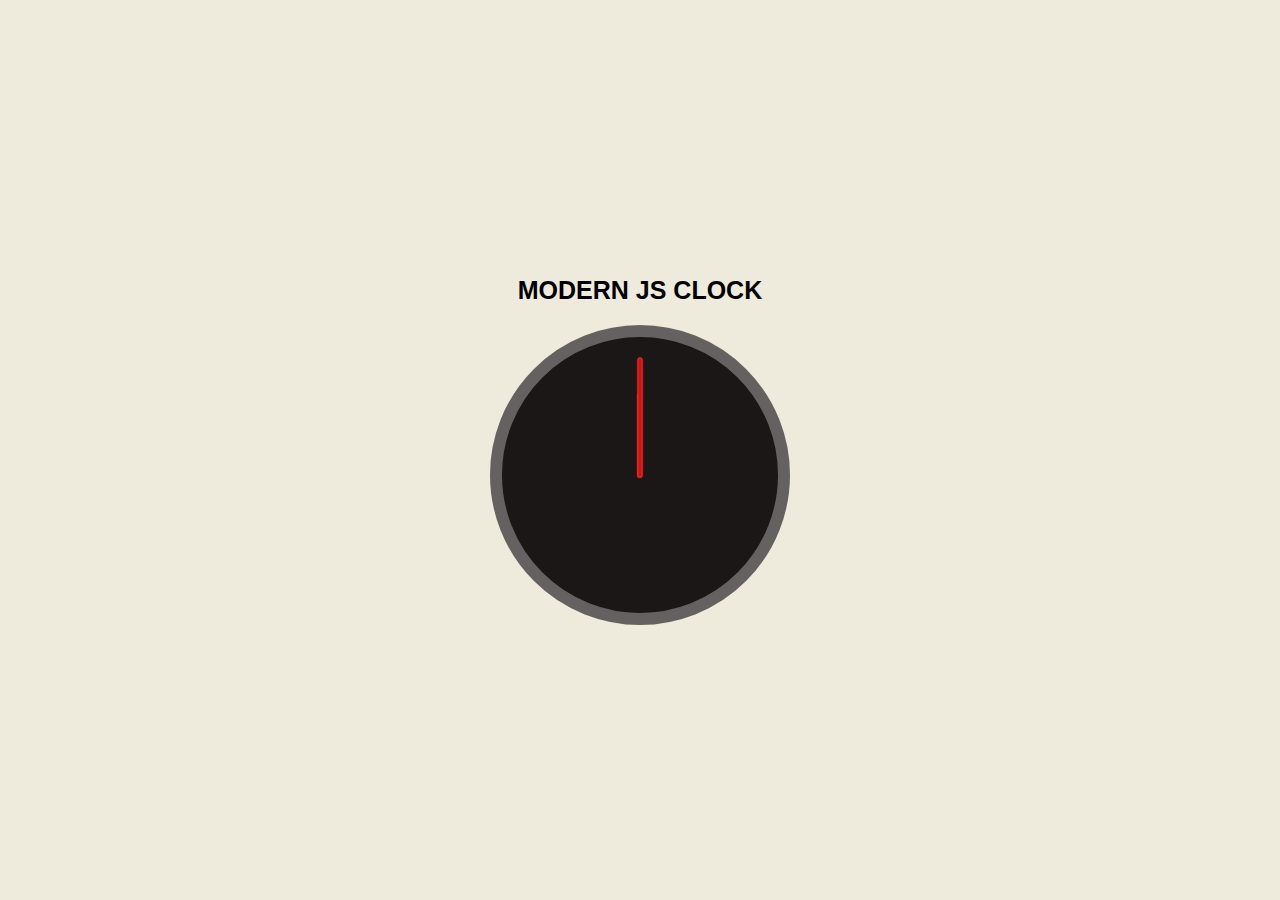
<file: clock-js/index.html>
<!DOCTYPE html>
<html lang="en">
<head>
    <meta charset="UTF-8">
    <meta http-equiv="X-UA-Compatible" content="IE=edge">
    <meta name="viewport" content="width=device-width, initial-scale=1.0">
    <link rel="stylesheet" href="./styles/style.css">
    <title>Relógio JS</title>
</head>
<body>
    <h1>Modern JS Clock</h1>
    <div class="clock">
        <div class="clock__front">
            <div class="ponteiro ponteiro__hora"></div>
            <div class="ponteiro ponteiro__min"></div>
            <div class="ponteiro ponteiro__sec"></div>
        </div>
    </div>
    <script src="./app.js"></script>
</body>
</html>
</file>
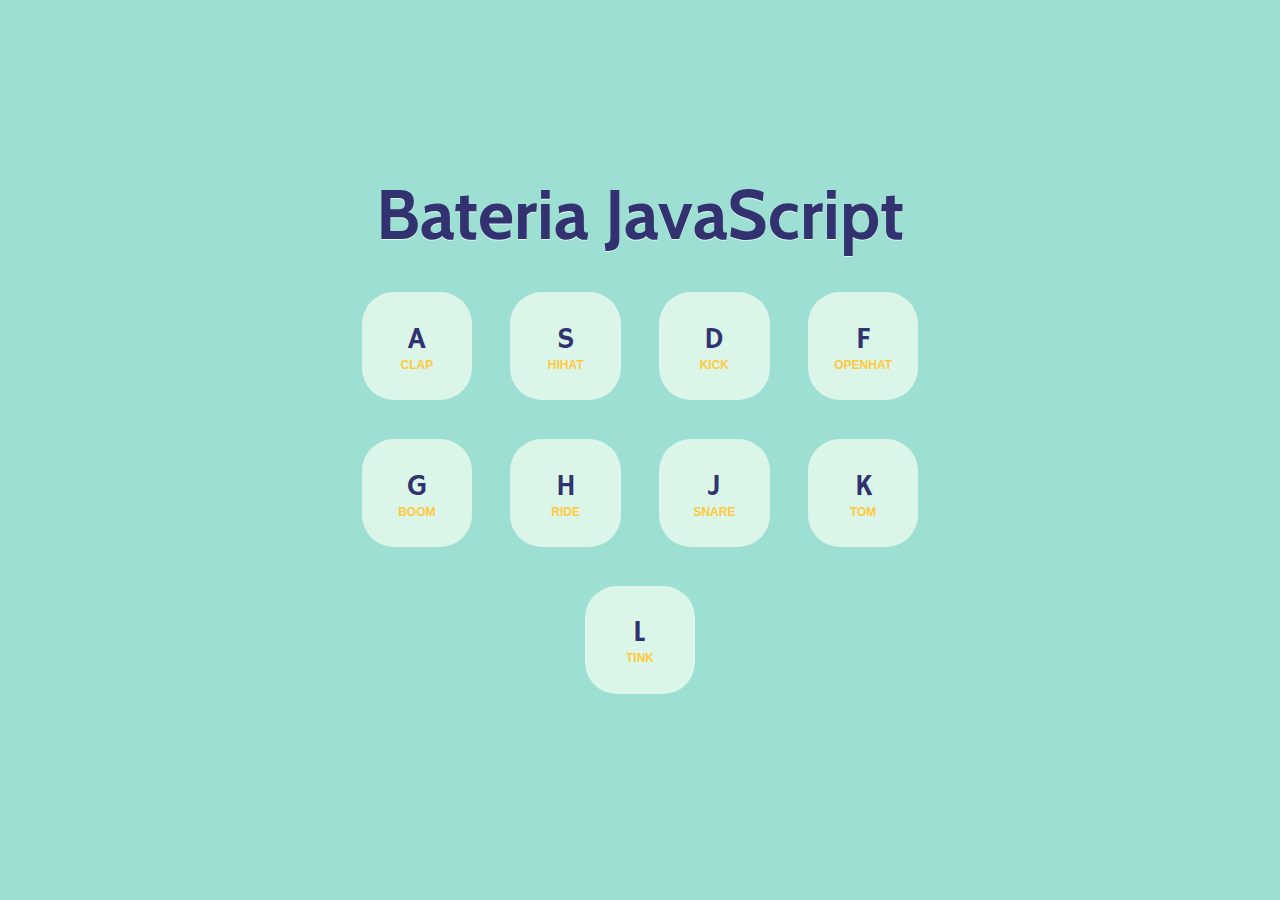
<file: drum-js/index.html>
<!DOCTYPE html>
<html lang="pt-br">
<head>
    <meta charset="UTF-8">
    <meta http-equiv="X-UA-Compatible" content="IE=edge">
    <meta name="viewport" content="width=device-width, initial-scale=1.0">
    <link rel="stylesheet" href="./styles/style.css">
    <link rel="shortcut icon" href="https://www.favicon.cc/logo3d/4759.png" type="image/x-icon">
    <title>Drum Kit</title>
</head>
<body>
    <h1>Bateria JavaScript</h1>
    <div class="keys">
        
        <div class="key" data-key="65">
            <kbd>A</kbd>
            <span class="sound">clap</span>
        </div>
        <div class="key" data-key="83">
            <kbd>S</kbd>
            <span class="sound">hihat</span>
        </div>
        <div class="key" data-key="68">
            <kbd>D</kbd>
            <span class="sound">kick</span>
        </div>
        <div class="key" data-key="70">
            <kbd>F</kbd>
            <span class="sound">openhat</span>
        </div>
        <div class="key" data-key="71">
            <kbd>G</kbd>
            <span class="sound">boom</span>
        </div>
        <div class="key" data-key="72">
            <kbd>H</kbd>
            <span class="sound">ride</span>
        </div>
        <div class="key" data-key="74">
            <kbd>J</kbd>
            <span class="sound">snare</span>
        </div>
        <div class="key" data-key="75">
            <kbd>K</kbd>
            <span class="sound">tom</span>
        </div>
        <div class="key" data-key="76">
            <kbd>L</kbd>
            <span class="sound">tink</span>
        </div>
    </div>

    <audio data-key="65" src="./sounds/clap.wav"></audio>
    <audio data-key="83" src="./sounds/hihat.wav"></audio>
    <audio data-key="68" src="./sounds/kick.wav"></audio>
    <audio data-key="70" src="./sounds/openhat.wav"></audio>
    <audio data-key="71" src="./sounds/boom.wav"></audio>
    <audio data-key="72" src="./sounds/ride.wav"></audio>
    <audio data-key="74" src="./sounds/snare.wav"></audio>
    <audio data-key="75" src="./sounds/tom.wav"></audio>
    <audio data-key="76" src="./sounds/tink.wav"></audio>

    <script src="./app.js"></script>
</body>
</html>
</file>
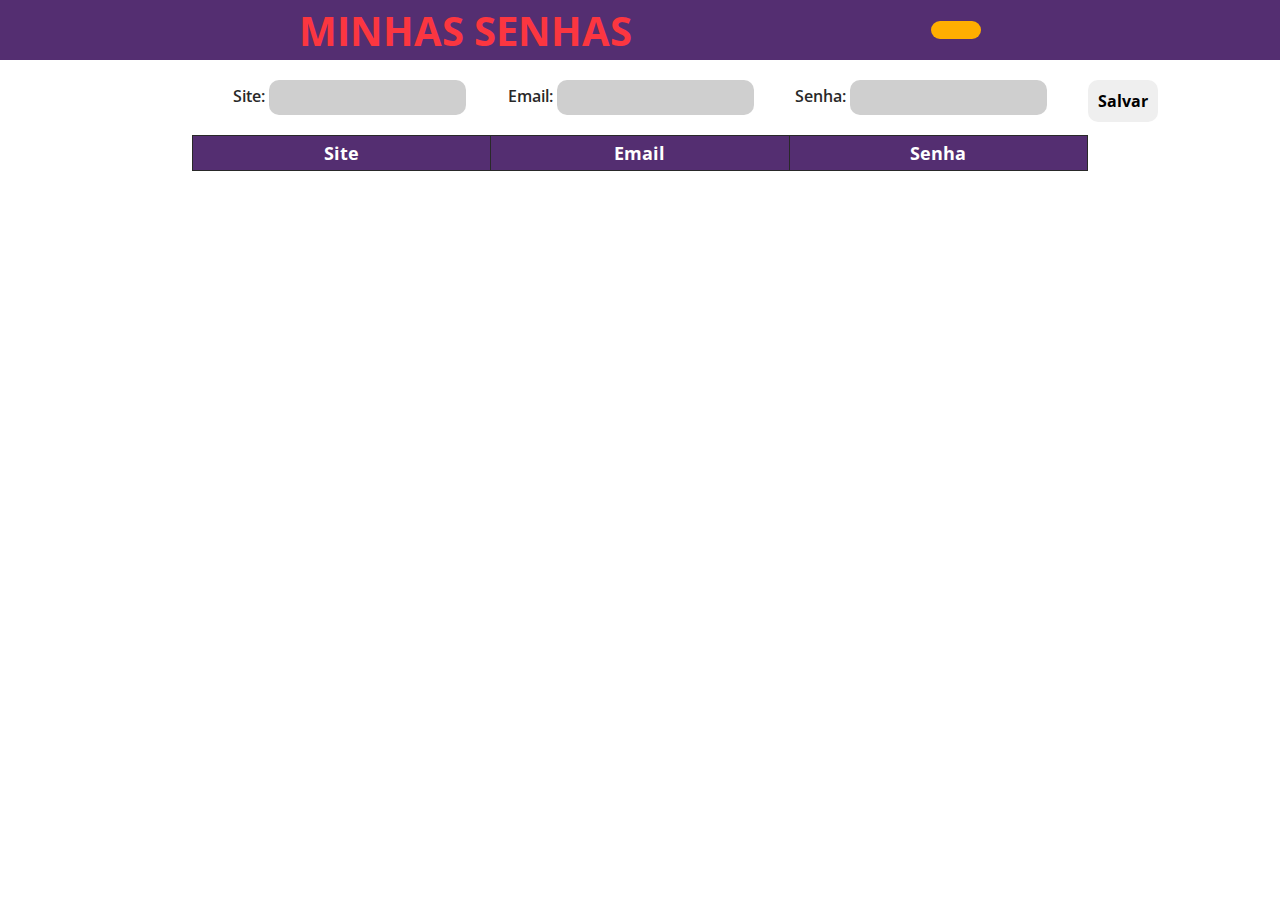
<file: dynamic-table/index.html>
<!DOCTYPE html>
<html lang="en" data-theme='light'>
<head>
    <meta charset="UTF-8">
    <meta http-equiv="X-UA-Compatible" content="IE=edge">
    <meta name="viewport" content="width=device-width, initial-scale=1.0">
    <link rel="shortcut icon" href="https://icons.iconarchive.com/icons/paomedia/small-n-flat/1024/lock-icon.png" type="image/x-icon">
    <link rel="stylesheet" href="./styles/styles.css">
    <title>Tabela Dinâmica</title>
</head>
<body>
    <header>
            <h1>Minhas Senhas</h1>
            <input type="checkbox" name="night-mode" id="night-mode">
    </header>
    <main>
        <div class="input-datas">
            <form action="" autocomplete="off" id="form-datas">

                <label for="site">Site: <input type="text" name="site" id="site"></label>
                
                <label for="email">Email: <input type="text" name="email" id="email"></label>
                
                <label for="senha">Senha: <input type="text" name="senha" id="senha"></label>
                

                <button class="buttons" id="save-datas">Salvar</button>
            </form>
            <ul class="erros"></ul>
        </div>
        
        <div class="table">
            <table>
                <thead>
                    <tr>
                        <th>Site</th>
                        <th>Email</th>
                        <th colspan="2">Senha</th>

                    </tr>
                </thead>
                <tbody id="data-table">
                </tbody>
            </table>
        </div>
    </main>
    <script type='module' src="./app.js"></script>
    <script src="./nightMode.js"></script>
    <script src="./removeUser.js"></script>
    <script type="module" src="./loadTasks.js"></script>
</body>
</html>
</file>
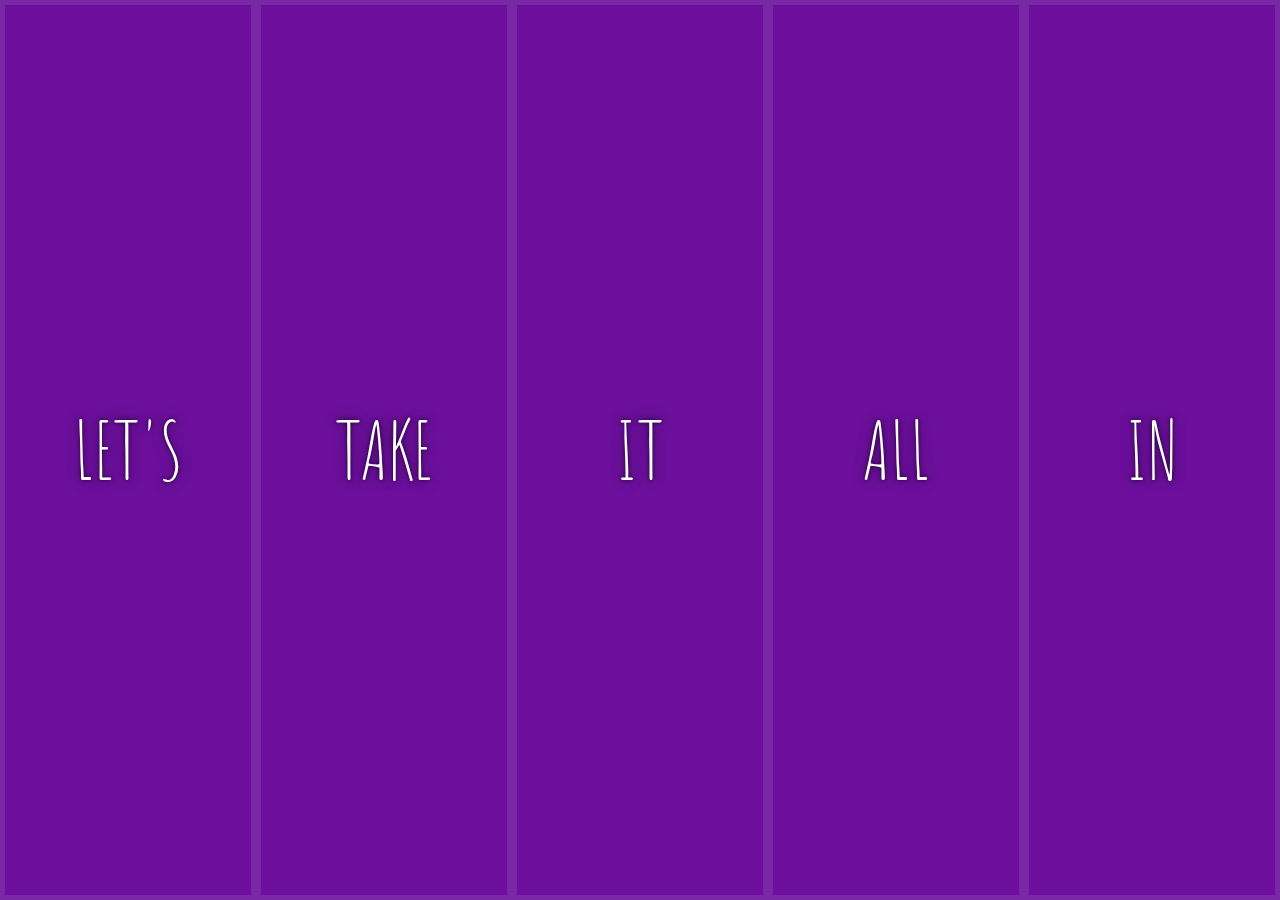
<file: flex-panels/index.html>
<!DOCTYPE html>
<html lang="en">
<head>
  <meta charset="UTF-8">
  <title>Flex Panels 💪</title>
  <link href='https://fonts.googleapis.com/css?family=Amatic+SC' rel='stylesheet' type='text/css'>
  <link rel="stylesheet" href="style.css">
</head>
<body>
  <div class="panels">
    <section class="panel panel1">
      <p>Hey</p>
      <p>Let's</p>
      <p>Dance</p>
    </section>
    <section class="panel panel2">
      <p>Give</p>
      <p>Take</p>
      <p>Receive</p>
    </section>
    <section class="panel panel3">
      <p>Experience</p>
      <p>It</p>
      <p>Today</p>
    </section>
    <section class="panel panel4">
      <p>Give</p>
      <p>All</p>
      <p>You can</p>
    </section>
    <section class="panel panel5">
      <p>Life</p>
      <p>In</p>
      <p>Motion</p>
    </section>
  </div>

  <script src="./app.js"></script>



</body>
</html>
</file>
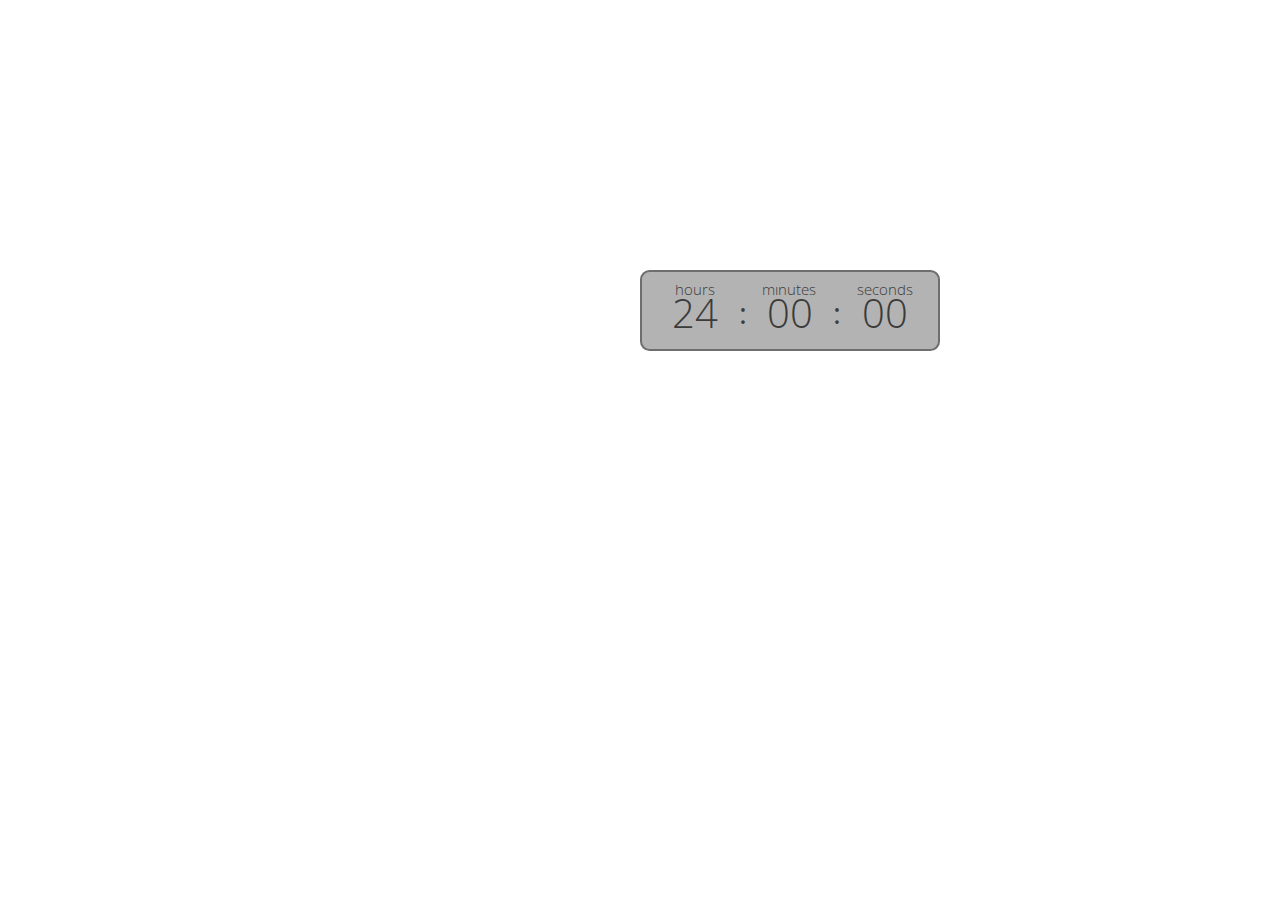
<file: modern-clock-js/index.html>
<!DOCTYPE html>
<html lang="en">
<head>
    <meta charset="UTF-8">
    <meta http-equiv="X-UA-Compatible" content="IE=edge">
    <meta name="viewport" content="width=device-width, initial-scale=1.0">
    <link rel="stylesheet" href="./styles/style.css">
    <title>Digital Clock</title>
</head>
<body>
    <h1>Minimalist Clock</h1>
    <div class="clock">
        <div class="clock__cell">
            <span class="clock__number hours">24</span>
            <span class="clock__number point">:</span>
            <span class="clock__number minutes">00</span>
            <span class="clock__number point">:</span>
            <span class="clock__number seconds">00</span>
        </div>
    </div>

    <script src="./app.js"></script>
</body>
</html>
</file>
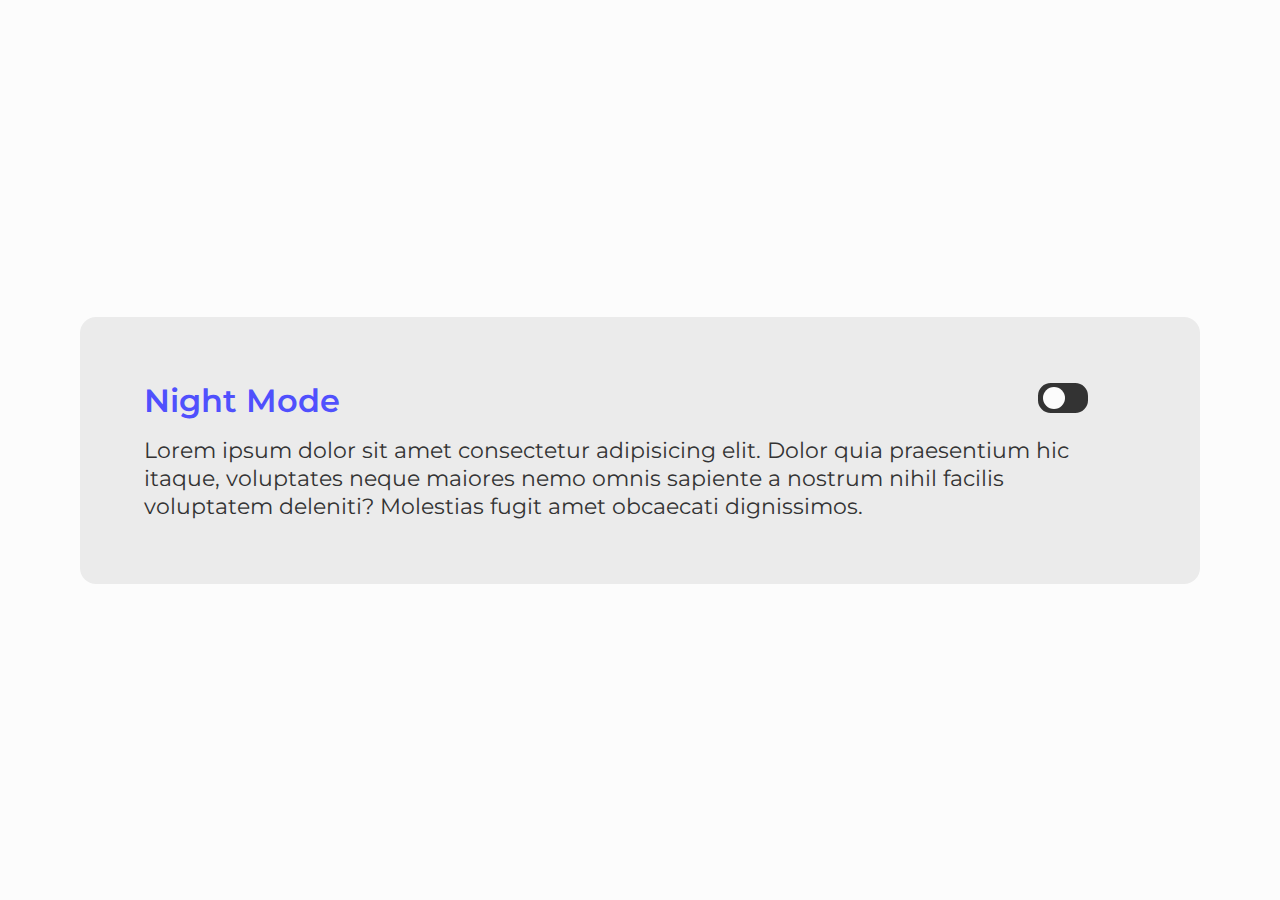
<file: night-mode/index.html>
<!DOCTYPE html>
<html lang="pt-br" data-theme="light">
<head>
    <meta charset="UTF-8">
    <meta http-equiv="X-UA-Compatible" content="IE=edge">
    <meta name="viewport" content="width=device-width, initial-scale=1.0">
    <link rel="stylesheet" href="./styles/styles.css">
    <title>Night Mode</title>
</head>
<body>
    <section class="container">
        <input type="checkbox" name="toggle-button" id="container-button" class="container-button">
        <h1>Night Mode</h1>
        <p>Lorem ipsum dolor sit amet consectetur adipisicing elit. Dolor quia praesentium hic itaque, voluptates neque maiores nemo omnis sapiente a nostrum nihil facilis voluptatem deleniti? Molestias fugit amet obcaecati dignissimos.
        </p>
    </section>
    <script src="./app.js"></script>
</body>
</html>
</file>
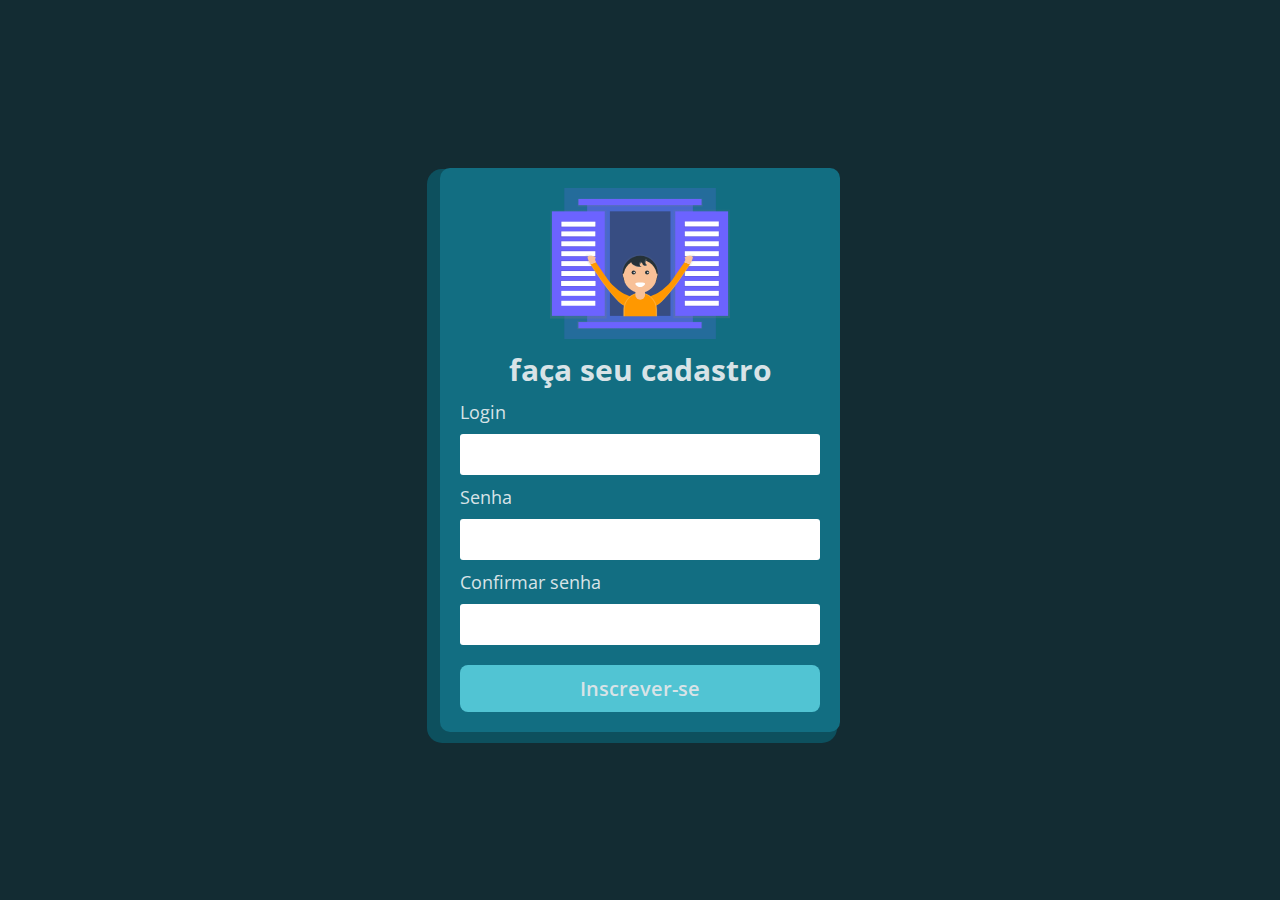
<file: simple-verification/index.html>
<!DOCTYPE html>
<html lang="pt-br">
<head>
    <meta charset="UTF-8">
    <meta http-equiv="X-UA-Compatible" content="IE=edge">
    <meta name="viewport" content="width=device-width, initial-scale=1.0">
    <link rel="stylesheet" href="./styles/styles.css">
    <link rel="shortcut icon" href="https://static.thenounproject.com/png/25603-200.png" type="image/x-icon">
    <title>Página de Cadastro</title>
</head>
<body>
    
    <section class="form-intro">
        <form action="" class="login" id="login" autocomplete="off">
            <ul id="erros"></ul>
            <img src="./image/introImage.svg" alt="Welcome Image" id="intro-image">
            <h2>Faça seu cadastro</h2>
            <label for="login-name">Login</label>
            <input type="text" id="login-name" class="login__field" name="user">
            

            <label for="login-pass">Senha</label>
            <input type="password" id="login-pass" class="login__field" name="senha">

            <label for="login-pass-conf">Confirmar senha</label>
            <input type="password" id="login-pass-conf" class="login__field" name="confirm">
            
            <button id="button-send" class="buttons">Inscrever-se</button>
        </form>
    </section>
    <section class="form-end hide">
        <h2>Obrigado por se cadastrar!</h2>
    </section>
    <script src="./app.js"></script>
</body>
</html>
</file>
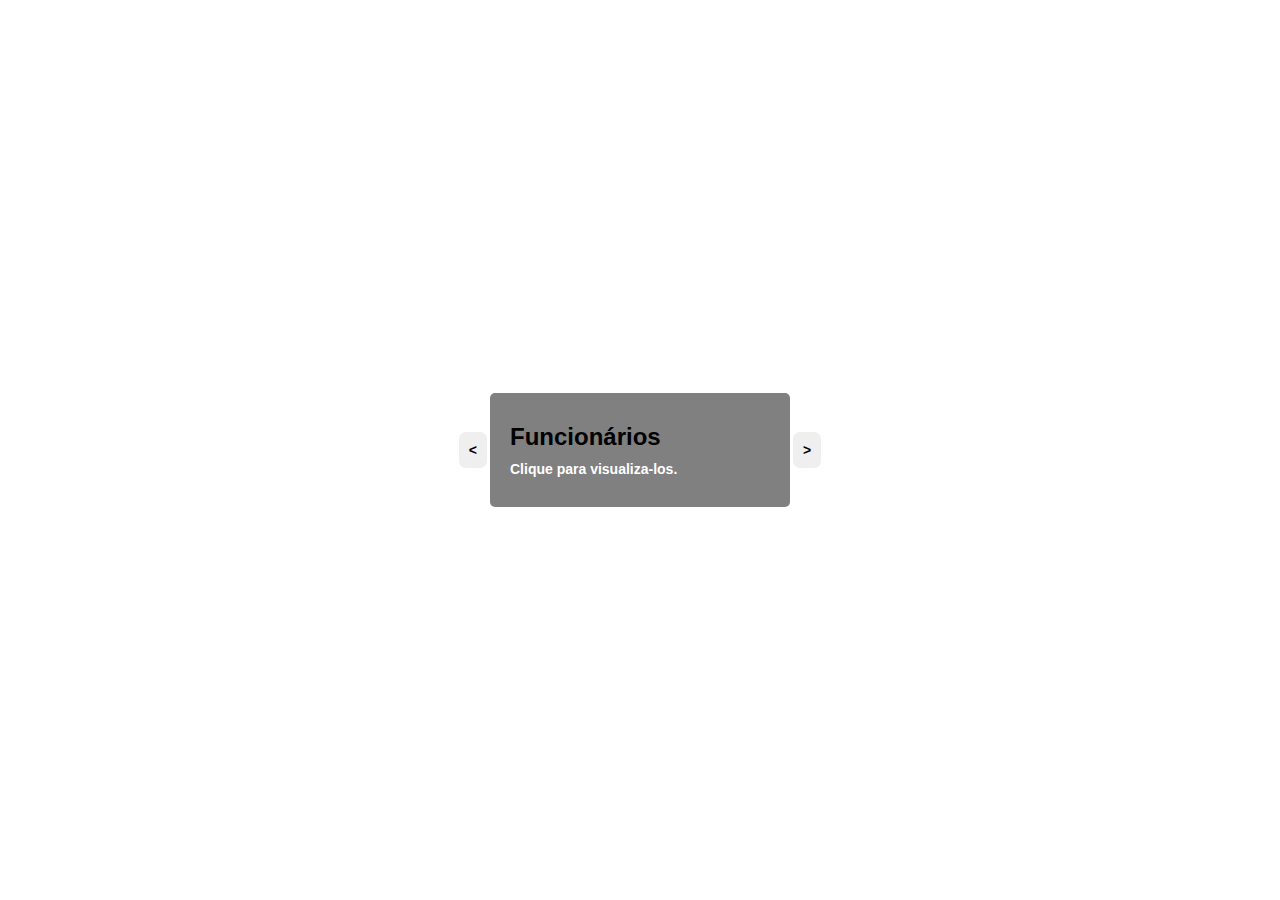
<file: slide-phases/index.html>
<!DOCTYPE html>
<html lang="en">
<head>
    <meta charset="UTF-8">
    <meta http-equiv="X-UA-Compatible" content="IE=edge">
    <meta name="viewport" content="width=device-width, initial-scale=1.0">
    <link rel="stylesheet" href="./styles/styles.css">
    <title>SliderShow</title>
</head>
<body>
    <section class="slider">
        <section class="card">
            <h2 class="card__title">Funcionários</h2>
            <p class="card__desc">Clique para visualiza-los.</p>
        </section>
        <button class="slider__next">&#62;</button>
        <button class="slider__previous">&#60;</button>
    </section>
    <script type='module' src="./app.js"></script>
</body>
</html>
</file>
<file: clock-js/styles/style.css>
* {
  padding: 0;
  margin: 0;
  -webkit-box-sizing: border-box;
          box-sizing: border-box;
}

html {
  font-size: 10px;
}

body {
  min-height: 100vh;
  max-width: 100vw;
  background-color: #eeebdd;
  display: -webkit-box;
  display: -ms-flexbox;
  display: flex;
  -webkit-box-orient: vertical;
  -webkit-box-direction: normal;
      -ms-flex-direction: column;
          flex-direction: column;
  -webkit-box-align: center;
      -ms-flex-align: center;
          align-items: center;
  -webkit-box-pack: center;
      -ms-flex-pack: center;
          justify-content: center;
}

body h1 {
  text-transform: uppercase;
  font-weight: 900;
  font-size: 2.5rem;
  font-family: sans-serif;
  margin-bottom: 2rem;
}

.clock {
  width: 30rem;
  height: 30rem;
  padding: 2rem;
  border: 12px solid #666161;
  border-radius: 50%;
  position: relative;
  background-color: #1b1717;
}

.clock__front {
  position: relative;
  width: 100%;
  height: 100%;
}

.ponteiro {
  width: 50%;
  height: 3px;
  position: absolute;
  border-radius: 10px;
  top: 50%;
  background: #ce1212;
  -webkit-transform-origin: 100%;
          transform-origin: 100%;
  overflow: hidden;
  -webkit-box-shadow: 0px 0px 1px 1px #ec2727;
          box-shadow: 0px 0px 1px 1px #ec2727;
}

.ponteiro__hora {
  -webkit-transform: rotate(90deg);
          transform: rotate(90deg);
  width: 35%;
  top: 50%;
  left: 15%;
  -webkit-transition: 0.6s all;
  transition: 0.6s all;
}

.ponteiro__min {
  -webkit-transform: rotate(90deg);
          transform: rotate(90deg);
  -webkit-transition: 0.6s all;
  transition: 0.6s all;
}

.ponteiro__sec {
  -webkit-transform: rotate(90deg);
          transform: rotate(90deg);
  -webkit-transition: 0.6s all;
  transition: 0.6s all;
}
/*# sourceMappingURL=style.css.map */
</file>
<file: drum-js/styles/style.css>
@import url("https://fonts.googleapis.com/css2?family=Hammersmith+One&display=swap");
@import url("https://fonts.googleapis.com/css2?family=Cabin:wght@700&display=swap");
* {
  padding: 0;
  margin: 0;
  -webkit-box-sizing: border-box;
          box-sizing: border-box;
}

body {
  display: -webkit-box;
  display: -ms-flexbox;
  display: flex;
  -webkit-box-orient: vertical;
  -webkit-box-direction: normal;
      -ms-flex-direction: column;
          flex-direction: column;
  -webkit-box-align: center;
      -ms-flex-align: center;
          align-items: center;
  -webkit-box-pack: center;
      -ms-flex-pack: center;
          justify-content: center;
  min-height: 100vh;
  max-width: 100vw;
  background-color: #9ddfd3;
}

body h1 {
  color: #31326f;
  font-family: 'Cabin', sans-serif;
  font-size: 70px;
  text-shadow: 0px 1px 0px #dbf6e9;
}

.keys {
  display: -webkit-box;
  display: -ms-flexbox;
  display: flex;
  -webkit-box-orient: horizontal;
  -webkit-box-direction: normal;
      -ms-flex-flow: row wrap;
          flex-flow: row wrap;
  -webkit-box-align: center;
      -ms-flex-align: center;
          align-items: center;
  -webkit-box-pack: center;
      -ms-flex-pack: center;
          justify-content: center;
  width: 60%;
  padding: 1rem;
}

.keys .key {
  padding: 1.8rem;
  margin: 1.2rem;
  background: #dbf6e9;
  border-radius: 2em;
  width: 15%;
  display: -webkit-box;
  display: -ms-flexbox;
  display: flex;
  -webkit-box-orient: vertical;
  -webkit-box-direction: normal;
      -ms-flex-direction: column;
          flex-direction: column;
  -webkit-box-align: center;
      -ms-flex-align: center;
          align-items: center;
  -webkit-transition: 0.08s all;
  transition: 0.08s all;
}

.keys .key kbd {
  color: #31326f;
  font-size: 30px;
  font-weight: 400;
  font-family: 'Hammersmith One', sans-serif;
}

.keys .key span {
  color: #ffc93c;
  font-weight: 700;
  font-family: sans-serif;
  text-transform: uppercase;
  font-size: 12px;
}

.play {
  -webkit-transform: scale(1.1);
          transform: scale(1.1);
  -webkit-box-shadow: 0px 0px 0px 3px #38cd85;
          box-shadow: 0px 0px 0px 3px #38cd85;
}
/*# sourceMappingURL=style.css.map */
</file>
<file: dynamic-table/styles/styles.css>
@import url("https://fonts.googleapis.com/css2?family=Open+Sans:wght@400;600;700;800&display=swap");
@import url("https://fonts.googleapis.com/css2?family=Josefin+Sans:wght@600&display=swap");
* {
  padding: 0;
  margin: 0;
  -webkit-box-sizing: border-box;
          box-sizing: border-box;
}

html {
  font-size: 62.5%;
  --font-stack: 'Open Sans', sans-serif;
  --primary-color: #fb3640;
  --color-text: #292929;
  --td-bg: #cfcfcf;
  --th-bg: #542e71;
  --bg: rgb(255, 255, 255);
  --header-bg: #542e71;
  --error-color: red;
}

html[data-theme='dark'] {
  --header-bg: rgb(37, 37, 37);
  --color-text: #cfcfcf;
  --td-bg: rgb(85, 85, 85);
  --th-bg: rgb(46, 46, 46);
  --bg: rgb(128, 128, 128);
  --error-color: yellow;
}

body {
  font-size: 1.4rem;
  font-family: var(--font-stack);
  background: var(--bg);
}

table {
  width: 70%;
  margin: 0 auto;
  border-collapse: collapse;
  overflow: hidden;
}

table td {
  background: var(--td-bg);
  font-size: 1.5rem;
  color: var(--color-text);
}

table th {
  background: var(--th-bg);
  font-size: 1.8rem;
  color: white;
}

table td, table th {
  border: 1px solid;
  border-color: var(--color-text);
  padding: 0.5rem;
  font-weight: 700;
  width: 33%;
}

header {
  background: var(--header-bg);
  height: 6rem;
  position: relative;
  display: -webkit-box;
  display: -ms-flexbox;
  display: flex;
  -webkit-box-orient: horizontal;
  -webkit-box-direction: normal;
      -ms-flex-direction: row;
          flex-direction: row;
  -webkit-box-align: center;
      -ms-flex-align: center;
          align-items: center;
  -webkit-box-pack: space-evenly;
      -ms-flex-pack: space-evenly;
          justify-content: space-evenly;
}

header h1 {
  color: var(--primary-color);
  font-size: 4rem;
  text-transform: uppercase;
}

header input[type='checkbox'] {
  -webkit-appearance: none;
     -moz-appearance: none;
          appearance: none;
  cursor: pointer;
  outline: 0;
}

#night-mode {
  height: 18px;
  width: 50px;
  border-radius: 13px;
  /* border: 2px solid; */
  border-color: var(--primary-color);
  background: #ffae00;
  /* box-shadow: 0px 0px 2px 0px rgb(238, 222, 0); */
  background-size: cover;
  position: relative;
}

#night-mode::before {
  content: '';
  width: 30px;
  height: 30px;
  border-radius: 50%;
  background: url("https://www.iconpacks.net/icons/2/free-sun-icon-1846-thumb.png");
  background-size: cover;
  position: absolute;
  top: -7px;
  left: -8px;
  -webkit-transition: .6s all ease;
  transition: .6s all ease;
}

#night-mode:checked {
  background: #c4c4c4;
}

#night-mode:checked::before {
  content: "";
  -webkit-transform: translateX(34px);
          transform: translateX(34px);
  background: url("https://img.icons8.com/color/452/moon-satellite.png");
  background-size: cover;
}

.erros {
  list-style: none;
  color: var(--error-color);
  font-size: 1.2rem;
  display: -webkit-box;
  display: -ms-flexbox;
  display: flex;
  -webkit-box-pack: space-evenly;
      -ms-flex-pack: space-evenly;
          justify-content: space-evenly;
  font-weight: 600;
}

#form-datas {
  display: -webkit-box;
  display: -ms-flexbox;
  display: flex;
  -webkit-box-pack: space-evenly;
      -ms-flex-pack: space-evenly;
          justify-content: space-evenly;
}

#form-datas label {
  font-size: 1.6rem;
  font-weight: 600;
  margin: auto 0;
  color: var(--color-text);
}

.input-datas {
  margin: 2rem auto;
  width: 70%;
  display: -webkit-box;
  display: -ms-flexbox;
  display: flex;
  -webkit-box-orient: vertical;
  -webkit-box-direction: normal;
      -ms-flex-direction: column;
          flex-direction: column;
  -webkit-box-pack: space-evenly;
      -ms-flex-pack: space-evenly;
          justify-content: space-evenly;
  position: relative;
}

.input-datas input {
  border-radius: 1rem;
  border: 0;
  padding: 1rem;
  outline: 0;
  background: var(--td-bg);
  color: var(--color-text);
}

.input-datas ul li {
  margin: 0 auto;
}

.buttons {
  border: 0;
  padding: 1rem;
  font-size: 1.6rem;
  font-weight: 700;
  font-family: var(--font-stack);
  border-radius: 1rem;
  cursor: pointer;
  position: absolute;
  left: 100%;
  -webkit-transition: .3s all;
  transition: .3s all;
}

.buttons:hover {
  background: #cccccc;
}

html.transit,
html.transit *,
html.transit::before,
html.transit::after {
  -webkit-transition: 0.6s all !important;
  transition: 0.6s all !important;
  -webkit-transition-delay: 0s !important;
          transition-delay: 0s !important;
}

td:nth-child(4) {
  width: 1%;
  background: red;
  color: white;
}

td:nth-child(4):hover {
  background: #d45252;
  cursor: pointer;
}

.removeTransition {
  opacity: 0;
  -webkit-transition: 0.3s all;
  transition: 0.3s all;
}
/*# sourceMappingURL=styles.css.map */
</file>
<file: flex-panels/style.css>
html {
  box-sizing: border-box;
  background: #ffc600;
  font-family: "helvetica neue";
  font-size: 20px;
  font-weight: 200;
}

body {
  margin: 0;
}

*,
*:before,
*:after {
  box-sizing: inherit;
}

.panels {
  min-height: 100vh;
  overflow: hidden;
  display: flex;
}

.panel {
  background: #6b0f9c;
  box-shadow: inset 0 0 0 5px rgba(255, 255, 255, 0.1);
  color: white;
  text-align: center;
  align-items: center;
  /* Safari transitionend event.propertyName === flex */
  /* Chrome + FF transitionend event.propertyName === flex-grow */
  transition: font-size 0.7s cubic-bezier(0.61, -0.19, 0.7, -0.11), flex 0.7s cubic-bezier(0.61, -0.19, 0.7, -0.11),
    background 0.2s;
  font-size: 20px;
  background-size: cover;
  background-position: center;
  flex: 1;
  justify-content: center;
  align-items: center;
  display: flex;
  flex-direction: column;
}

.panel1 {
  background-image: url(https://source.unsplash.com/gYl-UtwNg_I/1500x1500);
}
.panel2 {
  background-image: url(https://source.unsplash.com/rFKUFzjPYiQ/1500x1500);
}
.panel3 {
  background-image: url(https://images.unsplash.com/photo-1465188162913-8fb5709d6d57?ixlib=rb-0.3.5&q=80&fm=jpg&crop=faces&cs=tinysrgb&w=1500&h=1500&fit=crop&s=967e8a713a4e395260793fc8c802901d);
}
.panel4 {
  background-image: url(https://source.unsplash.com/ITjiVXcwVng/1500x1500);
}
.panel5 {
  background-image: url(https://source.unsplash.com/3MNzGlQM7qs/1500x1500);
}

/* Flex Children */
.panel > * {
  margin: 0;
  width: 100%;
  transition: transform 0.5s;
  flex: 1 0 auto;
  display: flex;
  justify-content: center;
  align-items: center;
}

.panel > *:first-child{ transform: translateY(-100%)}
.panel.open-active > *:first-child{ transform: translateY(0)}

.panel > *:last-child{ transform: translateY(100%)}
.panel.open-active > *:last-child{ transform: translateY(0)}

.panel p {
  text-transform: uppercase;
  font-family: "Amatic SC", cursive;
  text-shadow: 0 0 4px rgba(0, 0, 0, 0.72), 0 0 14px rgba(0, 0, 0, 0.45);
  font-size: 2em;
  
}

.panel p:nth-child(2) {
  font-size: 4em;
}

.panel.open {
  font-size: 40px;
  flex: 5;
}
</file>
<file: modern-clock-js/styles/style.css>
@import url("https://fonts.googleapis.com/css2?family=Bebas+Neue&family=Viga&display=swap");
@import url("https://fonts.googleapis.com/css2?family=Open+Sans:wght@300;400&display=swap");
* {
  padding: 0;
  margin: 0;
  -webkit-box-sizing: border-box;
          box-sizing: border-box;
}

body {
  display: -webkit-box;
  display: -ms-flexbox;
  display: flex;
  -webkit-box-orient: vertical;
  -webkit-box-direction: normal;
      -ms-flex-direction: column;
          flex-direction: column;
  -webkit-box-align: center;
      -ms-flex-align: center;
          align-items: center;
  -webkit-box-pack: center;
      -ms-flex-pack: center;
          justify-content: center;
  background: url("https://www.10wallpaper.com/wallpaper/2560x1600/1606/Minimalist_interior_design_theme_HD_Wallpaper_03_2560x1600.jpg") no-repeat;
  background-position: center;
  background-size: 100% 140%;
  position: relative;
  min-height: 100vh;
}

body h1 {
  font-size: 30px;
  font-family: "Open Sans", sans-serif;
  font-weight: 300;
  margin-bottom: 0.2em;
  position: absolute;
  top: 20%;
  left: 53%;
  color: white;
}

.clock {
  display: -webkit-box;
  display: -ms-flexbox;
  display: flex;
  -webkit-box-orient: horizontal;
  -webkit-box-direction: normal;
      -ms-flex-direction: row;
          flex-direction: row;
  -webkit-box-align: center;
      -ms-flex-align: center;
          align-items: center;
  position: absolute;
  top: 30%;
  left: 50%;
}

.clock__cell {
  display: -webkit-box;
  display: -ms-flexbox;
  display: flex;
  -webkit-box-orient: horizontal;
  -webkit-box-direction: normal;
      -ms-flex-direction: row;
          flex-direction: row;
  -webkit-box-align: center;
      -ms-flex-align: center;
          align-items: center;
  -webkit-box-pack: space-evenly;
      -ms-flex-pack: space-evenly;
          justify-content: space-evenly;
  position: relative;
  -webkit-box-sizing: border-box;
          box-sizing: border-box;
  background: #b3b3b3;
  border-radius: 0.6em;
  border: 2px solid #6e6e6e;
  padding: 0.8em 0.6em 0.6em 0.6em;
  width: 300px;
}

.clock__cell span {
  color: #3b3b3b;
  font-family: "Open Sans", sans-serif;
  font-weight: 300;
  text-align: center;
  font-size: 40px;
  -webkit-box-sizing: content-box;
          box-sizing: content-box;
  overflow: hidden;
}

.clock__cell span.point {
  font-weight: 400;
  font-size: 30px;
}

.clock__cell .hours,
.clock__cell .minutes,
.clock__cell .seconds {
  width: 2em;
  position: relative;
}

.clock__cell .hours::before {
  content: 'hours';
  font-size: 15px;
  position: absolute;
  top: -10%;
  left: 25%;
}

.clock__cell .minutes::before {
  content: 'minutes';
  font-size: 15px;
  position: absolute;
  top: -10%;
  left: 15%;
}

.clock__cell .seconds::before {
  content: 'seconds';
  font-size: 15px;
  position: absolute;
  top: -10%;
  left: 15%;
}
/*# sourceMappingURL=style.css.map */
</file>
<file: night-mode/styles/styles.css>
@import url("https://fonts.googleapis.com/css2?family=Montserrat:wght@400;600&display=swap");
* {
  padding: 0;
  margin: 0;
  -webkit-box-sizing: 0;
          box-sizing: 0;
}

html {
  font-size: 62,5%;
  font-family: 'Montserrat',sans-serif;
  --bg: #fcfcfc;
  --bg-container: #ebebeb;
  --color-header: rgb(80, 80, 253);
  --color-text: #333333;
}

html[data-theme='night'] {
  --bg: #333333;
  --bg-container: #434343;
  --color-header: rgb(80, 80, 253);
  --color-text: #b5b5b5;
}

body {
  max-width: 100vw;
  min-height: 100vh;
  display: -webkit-box;
  display: -ms-flexbox;
  display: flex;
  -webkit-box-orient: vertical;
  -webkit-box-direction: normal;
      -ms-flex-direction: column;
          flex-direction: column;
  -webkit-box-align: center;
      -ms-flex-align: center;
          align-items: center;
  -webkit-box-pack: center;
      -ms-flex-pack: center;
          justify-content: center;
  background: var(--bg);
}

.container {
  background: var(--bg-container);
  padding: 4rem;
  margin: 5rem;
  border-radius: 1rem;
  display: -webkit-box;
  display: -ms-flexbox;
  display: flex;
  -webkit-box-orient: vertical;
  -webkit-box-direction: normal;
      -ms-flex-direction: column;
          flex-direction: column;
  -webkit-box-pack: center;
      -ms-flex-pack: center;
          justify-content: center;
  -webkit-box-align: left;
      -ms-flex-align: left;
          align-items: left;
  position: relative;
}

.container h1 {
  font-size: 2rem;
  font-weight: 600;
  margin-bottom: 1rem;
  color: var(--color-header);
}

.container p {
  color: var(--color-text);
  font-size: 1.4rem;
}

.container input[type='checkbox'] {
  -webkit-appearance: none;
     -moz-appearance: none;
          appearance: none;
  cursor: pointer;
  outline: 0;
}

.container-button {
  width: 50px;
  height: 30px;
  border: 2px var(--color-text) solid;
  background: var(--color-text);
  border-radius: 0.8rem;
  position: absolute;
  top: 25%;
  right: 10%;
}

.container-button::after {
  content: '';
  width: 22px;
  height: 22px;
  position: absolute;
  top: 2px;
  left: 3px;
  background: var(--bg);
  border-radius: 50%;
  -webkit-transition: 0.6s all ease;
  transition: 0.6s all ease;
}

.container-button:checked {
  background: var(--color-header);
  border-color: var(--color-header);
}

.container-button:checked::after {
  -webkit-transform: translateX(20px);
          transform: translateX(20px);
}

html.transitioner,
html.transitioner *,
html.transitioner::after,
html.transitioner::before {
  -webkit-transition: 0.6s all ease !important;
  transition: 0.6s all ease !important;
  -webkit-transition-delay: 0 !important;
          transition-delay: 0 !important;
}
/*# sourceMappingURL=styles.css.map */
</file>
<file: simple-verification/styles/styles.css>
@import url("https://fonts.googleapis.com/css2?family=Open+Sans:wght@400;600&display=swap");
* {
  padding: 0;
  margin: 0;
  -webkit-box-sizing: border-box;
          box-sizing: border-box;
}

html {
  font-size: 62.5%;
}

body {
  min-height: 100vh;
  max-width: 100vw;
  display: -webkit-box;
  display: -ms-flexbox;
  display: flex;
  -webkit-box-orient: vertical;
  -webkit-box-direction: normal;
      -ms-flex-direction: column;
          flex-direction: column;
  -webkit-box-pack: center;
      -ms-flex-pack: center;
          justify-content: center;
  -webkit-box-align: center;
      -ms-flex-align: center;
          align-items: center;
  background: #132c33;
}

section {
  width: 50%;
  display: -webkit-box;
  display: -ms-flexbox;
  display: flex;
  -webkit-box-orient: vertical;
  -webkit-box-direction: normal;
      -ms-flex-direction: column;
          flex-direction: column;
  -webkit-box-pack: center;
      -ms-flex-pack: center;
          justify-content: center;
  -webkit-box-align: center;
      -ms-flex-align: center;
          align-items: center;
}

.login {
  color: #d8e3e7;
  font-family: "Open Sans", sans-serif;
  font-size: 1.8rem;
  background: #126e82;
  padding: 2rem 2rem;
  width: 100%;
  min-width: 35rem;
  max-width: 40rem;
  border-radius: 1rem;
  display: -webkit-box;
  display: -ms-flexbox;
  display: flex;
  -webkit-box-orient: vertical;
  -webkit-box-direction: normal;
      -ms-flex-direction: column;
          flex-direction: column;
  -webkit-box-pack: center;
      -ms-flex-pack: center;
          justify-content: center;
  -webkit-box-align: start;
      -ms-flex-align: start;
          align-items: flex-start;
  position: relative;
  -webkit-box-shadow: -8px 6px 0px 5px #0d505e;
          box-shadow: -8px 6px 0px 5px #0d505e;
}

.login #intro-image {
  width: 18rem;
  -ms-flex-item-align: center;
      -ms-grid-row-align: center;
      align-self: center;
}

.login #erros {
  position: absolute;
  left: 100%;
  list-style: none;
}

.login #erros li {
  margin: 1rem;
  background: #f8b22f;
  color: white;
  margin: 1rem;
  padding: 1rem;
  border-radius: 0.5rem;
  font-size: 1.6rem;
  width: 100%;
}

.login h2 {
  padding: 1rem 0;
  margin: auto;
  font-size: 3rem;
  text-transform: lowercase;
}

.login__field {
  border: 0;
  border-radius: 0.3rem;
  width: 100%;
  padding: 1rem;
  margin: 1rem 0;
  outline: 0;
  font-size: 1.8rem;
}

.login__field:focus-within {
  border: 0.3rem solid #132c33;
  margin: 0.7rem 0;
}

.login .buttons {
  border: 0;
  width: 100%;
  padding: 1rem;
  margin-top: 1rem;
  border-radius: 0.8rem;
  background: #51c4d3;
  color: #d8e3e7;
  font-family: "Open Sans", sans-serif;
  font-weight: 600;
  font-size: 2rem;
  cursor: pointer;
}

.login .buttons:hover {
  background: #268b98;
  color: white;
}

.form-end {
  position: absolute;
  top: 50%;
}

.form-end h2 {
  font-family: "Open Sans", sans-serif;
  color: #d8e3e7;
  font-size: 5rem;
}

section.hide {
  opacity: 0;
  pointer-events: none;
}

@-webkit-keyframes tada {
  from {
    -webkit-transform: scale3d(1, 1, 1);
    transform: scale3d(1, 1, 1);
  }
  10%, 20% {
    -webkit-transform: scale3d(0.9, 0.9, 0.9) rotate3d(0, 0, 1, -3deg);
    transform: scale3d(0.9, 0.9, 0.9) rotate3d(0, 0, 1, -3deg);
  }
  30%, 50%, 70%, 90% {
    -webkit-transform: scale3d(1.1, 1.1, 1.1) rotate3d(0, 0, 1, 3deg);
    transform: scale3d(1.1, 1.1, 1.1) rotate3d(0, 0, 1, 3deg);
  }
  40%, 60%, 80% {
    -webkit-transform: scale3d(1.1, 1.1, 1.1) rotate3d(0, 0, 1, -3deg);
    transform: scale3d(1.1, 1.1, 1.1) rotate3d(0, 0, 1, -3deg);
  }
  to {
    -webkit-transform: scale3d(1, 1, 1);
    transform: scale3d(1, 1, 1);
  }
}

@keyframes tada {
  from {
    -webkit-transform: scale3d(1, 1, 1);
    transform: scale3d(1, 1, 1);
  }
  10%, 20% {
    -webkit-transform: scale3d(0.9, 0.9, 0.9) rotate3d(0, 0, 1, -3deg);
    transform: scale3d(0.9, 0.9, 0.9) rotate3d(0, 0, 1, -3deg);
  }
  30%, 50%, 70%, 90% {
    -webkit-transform: scale3d(1.1, 1.1, 1.1) rotate3d(0, 0, 1, 3deg);
    transform: scale3d(1.1, 1.1, 1.1) rotate3d(0, 0, 1, 3deg);
  }
  40%, 60%, 80% {
    -webkit-transform: scale3d(1.1, 1.1, 1.1) rotate3d(0, 0, 1, -3deg);
    transform: scale3d(1.1, 1.1, 1.1) rotate3d(0, 0, 1, -3deg);
  }
  to {
    -webkit-transform: scale3d(1, 1, 1);
    transform: scale3d(1, 1, 1);
  }
}

.tada {
  -webkit-animation-name: tada;
  animation-name: tada;
}

.animated {
  -webkit-animation-duration: 1s;
  animation-duration: 1s;
  -webkit-animation-fill-mode: both;
  animation-fill-mode: both;
}
/*# sourceMappingURL=styles.css.map */
</file>
<file: slide-phases/styles/styles.css>
* {
  padding: 0;
  margin: 0;
  -webkit-box-sizing: border-box;
          box-sizing: border-box;
}

html {
  font-size: 62.5%;
}

body {
  max-width: 100vw;
  min-height: 100vh;
  display: -webkit-box;
  display: -ms-flexbox;
  display: flex;
  -webkit-box-align: center;
      -ms-flex-align: center;
          align-items: center;
  -webkit-box-pack: center;
      -ms-flex-pack: center;
          justify-content: center;
  -webkit-box-orient: vertical;
  -webkit-box-direction: normal;
      -ms-flex-direction: column;
          flex-direction: column;
}

.slider {
  width: 30rem;
  display: -webkit-box;
  display: -ms-flexbox;
  display: flex;
  -webkit-box-orient: vertical;
  -webkit-box-direction: normal;
      -ms-flex-direction: column;
          flex-direction: column;
  position: relative;
}

.slider__previous, .slider__next {
  position: absolute;
  top: 50%;
  -webkit-transform: translateY(-50%);
          transform: translateY(-50%);
  font-weight: 700;
  font-size: 1.4rem;
  border: 0;
  border-radius: .7rem;
  padding: 1rem;
  cursor: pointer;
}

.slider__previous:hover, .slider__next:hover {
  background: #d1d1d1;
}

.slider__previous {
  right: 101%;
}

.slider__next {
  left: 101%;
}

.card {
  background: gray;
  border-radius: 0.5rem;
  padding: 3rem 2rem;
  font-family: sans-serif;
  width: 30rem;
}

.card__title {
  font-size: 2.4rem;
  font-weight: 700;
  color: black;
  margin-bottom: 1rem;
}

.card__desc {
  color: white;
  font-size: 1.4rem;
  font-weight: 600;
}
/*# sourceMappingURL=styles.css.map */
</file>
